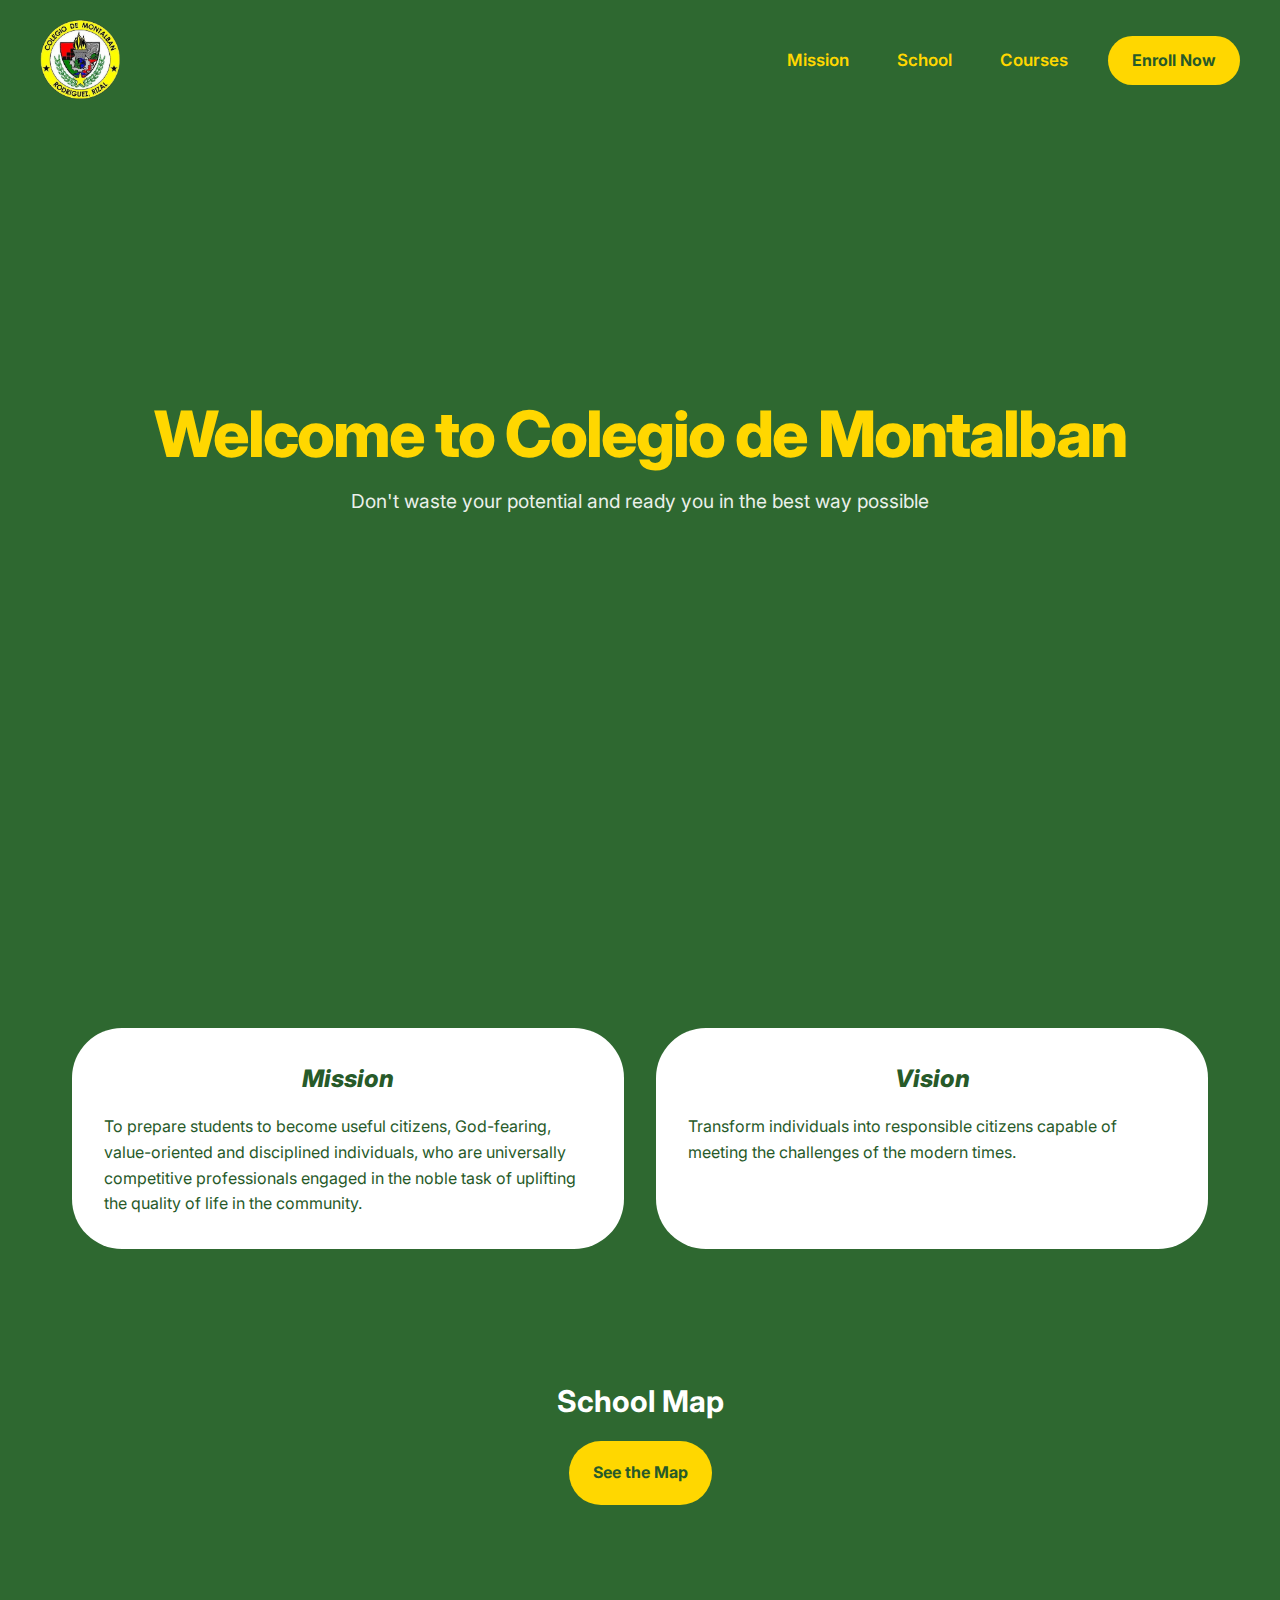
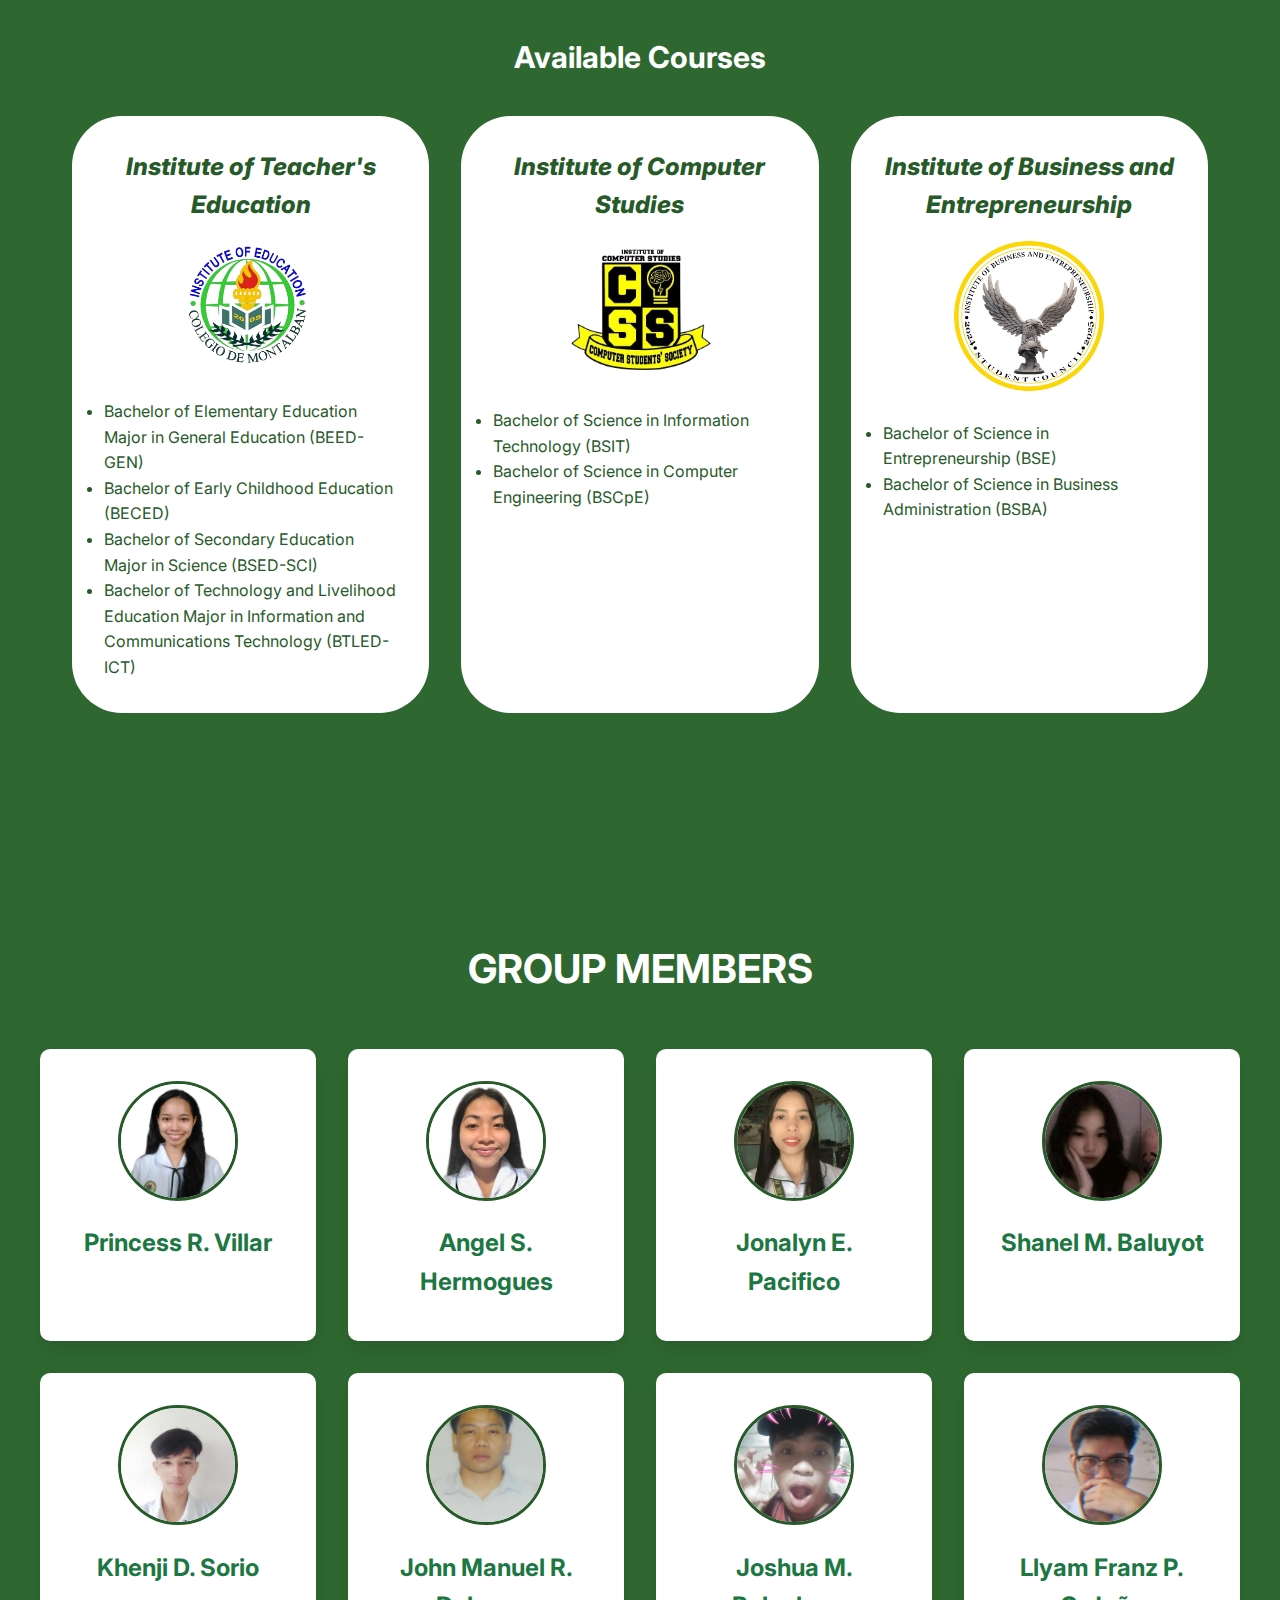
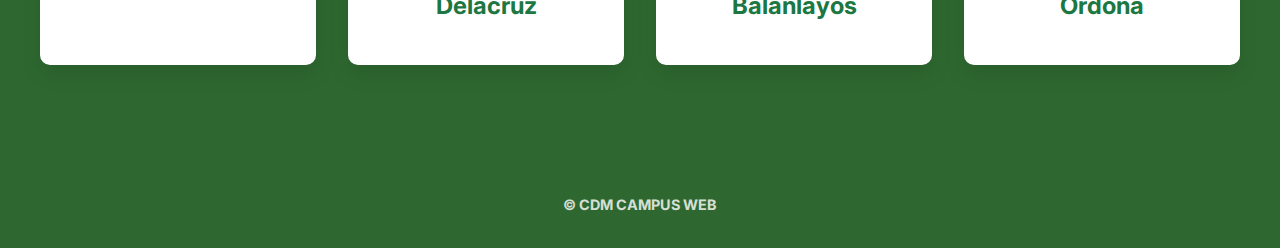
<file: index.html>
<!DOCTYPE html>
<html>
<head>
    <meta charset="UTF-8">
    <meta name="viewport" content="width=device-width, initial-scale=1.0">
    <link rel="icon" type="image/x-icon" href="./images/CDM Logo.png">
    <title>CDM - MOCK WEB</title>
    <link rel="stylesheet" href="style.css">
</head>
<body>
    <nav class="nav">
        <div class="nav-content">
            <div class="logo">
                <a href="index.html"><img src="./images/CDM Logo.png" width="80px"></a>
            </div>
            <div class="hamburger-menu">
                <div class="bar"></div>
                <div class="bar"></div>
                <div class="bar"></div>
            </div>
            <ul class="nav-links">
                <li><a href="#mission-vision" class="nav-link">Mission</a></li>
                <li><a href="#map" class="nav-link">School</a></li>
                <li><a href="#courses" class="nav-link">Courses</a></li>
                <li><a href="fill up.html" class="enroll-btn">Enroll Now</a></li>
            </ul>
        </div>
    </nav>

    <main class="main">
        <h1 class="main-title animate">Welcome to Colegio de Montalban</h1>
        <p class="main-subtitle animate">Don't waste your potential and ready you in the best way possible</p>
    </main>

    <section id="mission-vision" class="section">
       
        <div class="grid">
            <div class="card">
                <h1 class="card-title">Mission</h1>
                <p>To prepare students to become useful citizens, God-fearing, value-oriented and disciplined individuals, who are universally competitive professionals engaged in the noble task of uplifting the quality of life in the community.</p>
            </div>
            <div class="card">
                <h1 class="card-title">Vision</h1>
                <p>Transform individuals into responsible citizens capable of meeting the challenges of the modern times.</p>
            </div>
        </div>
    </section>

    <section id="map">
        <h1>School Map</h1>
        <a href="School map.pdf" target="_blank">See the Map</a>
    </section>

    <section id="courses" class="section">
        <h1 class="section-title">Available Courses</h1>

        <div class="grid">
            <div class="card">
                <h3 class="card-title">Institute of Teacher's Education</h3>
                <img src="./images/ITE Logo.png">
                <li>Bachelor of Elementary Education Major in General Education (BEED-GEN)</li>
                <li>Bachelor of Early Childhood Education (BECED)</li>
                <li>Bachelor of Secondary Education Major in Science (BSED-SCI)</li>
                <li>Bachelor of Technology and Livelihood Education Major in Information and Communications Technology (BTLED-ICT)</li>
            </div>
            <div class="card">
                <h3 class="card-title">Institute of Computer Studies</h3>
                <img src="./images/ICS Logo.png">
                <li>Bachelor of Science in Information Technology (BSIT)</li>
                <li>Bachelor of Science in Computer Engineering (BSCpE)</li>
            </div>
            <div class="card">
                <h3 class="card-title">Institute of Business and Entrepreneurship</h3>
                <img src="./images/IBE Logo.png">
                <li>Bachelor of Science in Entrepreneurship (BSE)</li>
                <li>Bachelor of Science in Business Administration (BSBA)</li>
            </div>
        </div>
    </section>

    <section id="team">
        <h2>GROUP MEMBERS</h2>
        <div class="team-container">
            <div class="team-member">
                <img src="./images/villar.jpg">
                <h3>Princess R. Villar</h3>
            </div>
            <div class="team-member">
                <img src="./images/hermogues.jpg">
                <h3>Angel S. Hermogues</h3>
            </div>
            <div class="team-member">
                <img src="./images/pacifico.jpg">
                <h3>Jonalyn E. Pacifico</h3>
            </div>
            <div class="team-member">
                <img src="./images/baluyot.jpg">
                <h3>Shanel M. Baluyot</h3>
            </div>
            <div class="team-member">
                <img src="./images/sorio.jpg">
                <h3>Khenji D. Sorio</h3>
            </div>
            <div class="team-member">
                <img src="./images/delacruz.jpg">
                <h3>John Manuel R. Delacruz</h3>
            </div>
            <div class="team-member">
                <img src="./images/balanlayos.jpg">
                <h3>Joshua M. Balanlayos</h3>
            </div>
            <div class="team-member">
                <img src="./images/ordoña.jpg">
                <h3>Llyam Franz P. Ordoña</h3>
            </div>
        </div>
    </section>

    <footer class="footer">
        <p class="footer-text">&copy; CDM CAMPUS WEB</p>
    </footer>
</body>
<script src="script.js"></script>
</html>
</file>
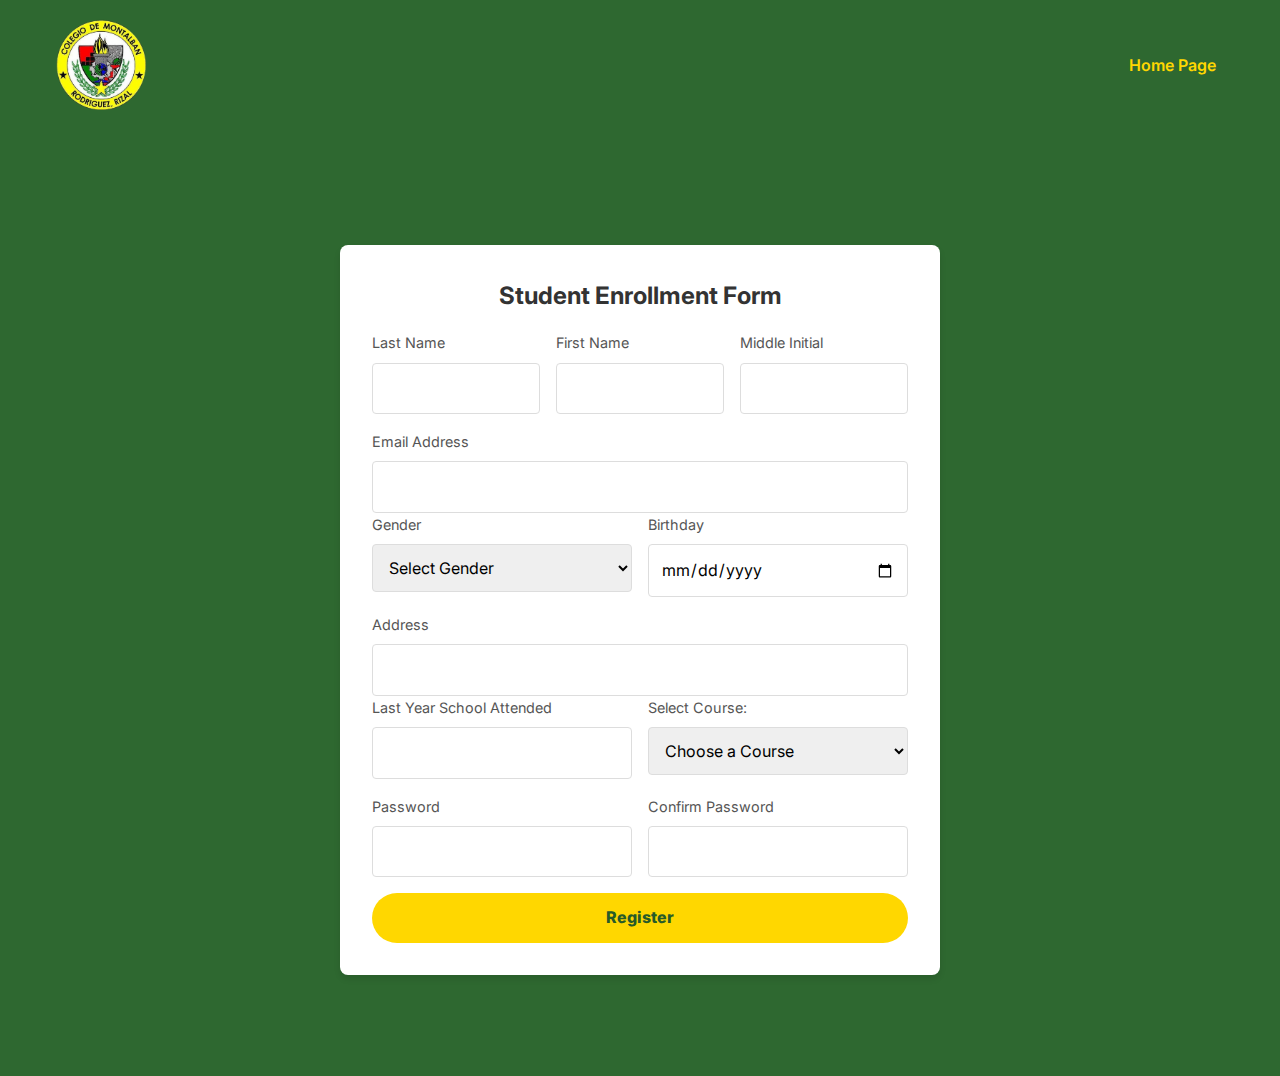
<file: fill up.html>
<!DOCTYPE html>
<html>
<head>
    <meta charset="UTF-8">
    <meta name="viewport" content="width=device-width, initial-scale=1.0">
    <link rel="icon" type="image/x-icon" href="./images/CDM Logo.png">
    <title>CDM - STUDENT REGISTRATION</title>
    <link rel="stylesheet" href="fill up.css">
</head>
<body>
    <nav class="nav">
        <div class="nav-content">
            <div class="logo">
                <a href="index.html"><img src="./images/CDM Logo.png" width="80px"></a>
            </div>
            <div class="hamburger-menu">
                <div class="bar"></div>
                <div class="bar"></div>
                <div class="bar"></div>
            </div>
            <ul class="nav-links">
                <li><a href="index.html" class="nav-link">Home Page</a></li>
            </ul>
        </div>
    </nav>

    <div class="registration-container">
        <h1>Student Enrollment Form</h1>
        <form onsubmit="submitLang(event)">
            <div class="form-row">
                <div class="form-group">
                    <label for="lastName">Last Name</label>
                    <input type="text" id="lastName" name="lastName" required>
                </div>
                <div class="form-group">
                    <label for="firstName">First Name</label>
                    <input type="text" id="firstName" name="firstName" required>
                </div>
                <div class="form-group">
                    <label for="middleInitial">Middle Initial</label>
                    <input type="text" id="middleInitial" name="middleInitial" maxlength="1">
                </div>
            </div>

            <div class="form-group">
                <label for="email">Email Address</label>
                <input type="email" id="email" name="email" required>
            </div>

            <div class="form-row">
                <div class="form-group">
                    <label for="gender">Gender</label>
                    <select id="gender" name="gender" required>
                        <option value="">Select Gender</option>
                        <option value="male">Male</option>
                        <option value="female">Female</option>
                    </select>
                </div>
                <div class="form-group">
                    <label for="birthday">Birthday</label>
                    <input type="date" id="birthday" name="birthday" required>
                </div>
            </div>

            <div class="form-group">
                <label for="address">Address</label>
                <input type="text" id="address" name="address" required>
            </div>

            <div class="form-row">
                <div class="form-group">
                    <label for="lastSchool">Last Year School Attended</label>
                    <input type="text" id="lastSchool" name="lastSchool" required>
                </div>
                <div class="form-group">
                    <label for="course">Select Course:</label>
                    <select id="course" name="course" required>
                        <option value="">Choose a Course</option>
                        <option value="beed-gen">Bachelor of Elementary Education Major in General Education</option>
                        <option value="beced">Bachelor of Early Childhood Education</option>
                        <option value="bsed-sci">Bachelor of Secondary Education Major in Science</option>
                        <option value="btled-ict">Bachelor of Technology and Livelihood Education Major in ICT</option>
                        <option value="bsit">Bachelor of Science in Information Technology</option>
                        <option value="bsed">Bachelor of Science in Computer Engineering</option>
                        <option value="bsba">Bachelor of Science in Entrepreneurship</option>
                        <option value="bsba">Bachelor of Science in Business Administration</option>
                    </select>
                </div>
            </div>

            <div class="form-row">
                <div class="form-group">
                    <label for="password">Password</label>
                    <input type="password" id="password" name="password" required>
                </div>
                <div class="form-group">
                    <label for="confirmPassword">Confirm Password</label>
                    <input type="password" id="confirmPassword" name="confirmPassword" required>
                </div>
            </div>
            <button type="submit" class="submit-btn">Register</button>
        </form>
    </div>
</body>
<script src="script.js"></script>
</html>
</file>
<file: style.css>
@import url('https://fonts.googleapis.com/css2?family=Inter:wght@400;500;600;700;800&display=swap');
* {
    margin: 0;
    padding: 0;
    box-sizing: border-box;
    scroll-behavior: smooth;
    font-family: 'Inter', sans-serif;
}

body {
    line-height: 1.6;
    color: #ffffff;
    background-color: #2e6830;
    -webkit-font-smoothing: antialiased;
    -moz-osx-font-smoothing: grayscale;
}

a {
    text-decoration: none;
    color: inherit;
}

ul {
    list-style: none;
}

button, input, select {
    font: inherit;
}

.nav {
    position: absolute;
    width: 100%;
    top: 0;
    z-index: 1000;
    padding: 14px;
    background-color: #2e6830;
}

.nav-content {
    max-width: 1200px;
    margin: 0 auto;
    display: flex;
    justify-content: space-between;
    align-items: center;
}

.nav-links {
    display: flex;
    gap: 2rem;
    align-items: center;
}

.nav-link {
    position: relative;
    padding: 0.5rem;
    color: gold;
    font-size: 17px;
    font-weight: 600;
    transition: opacity 0.3s;
}

.nav-link:hover {
    opacity: 0.8;
}

.nav-link::after {
    content: '';
    position: absolute;
    width: 0;
    height: 2px;
    bottom: 0;
    left: 0;
    background-color: yellow;
    transition: width 0.3s;
}

.nav-link:hover::after {
    width: 100%;
}

.logo img {
    margin-top: 0.3rem;
}

.enroll-btn {
    background-color: gold;
    color: #275a29;
    padding: 0.75rem 1.5rem;
    border-radius: 50px;
    font-weight: 700;
    transition: all 0.3s ease-in-out;
    display: inline-block;
    text-align: center;
}

.enroll-btn:hover, #map a:hover {
    background-color: yellow;
}

.hamburger-menu {
    display: none;
    flex-direction: column;
    cursor: pointer;
    z-index: 1001;
}

.bar {
    width: 25px;
    height: 3px;
    background-color: gold;
    margin: 3px 0;
    transition: 0.4s;
}

#map {
    text-align: center;
}

#map h1 {
    font-size: 30px;
    margin-bottom: 1rem;
}

#map a {
    background-color: gold;
    color: #275a29;
    padding: 1.2rem 1.5rem;
    border-radius: 50px;
    font-weight: 700;
    transition: all 0.3s ease-in-out;
    display: inline-block;
    text-align: center;
}

.section {
    padding: 6rem 2rem;
    color: #275a29;
    margin: 2rem auto;
    max-width: 1200px;
}

.section-title {
    color: white;
    font-size: 30px;
    text-align: center;
    margin-bottom: 35px;
}

/* Main Section */
.main {
    height: 100vh;
    display: flex;
    flex-direction: column;
    justify-content: center;
    align-items: center;
    text-align: center;
    padding: 2rem;
}

.main-title {
    font-size: 4rem; /* Default size for larger screens */
    font-weight: 800;
    letter-spacing: -2px;
    color: gold;
    text-align: center;
}

.main-subtitle {
    font-size: 1.2rem;
    opacity: 0.9;
    text-align: center;
}

.main img {
    max-width: 100%; /* Makes the image responsive */
    height: auto;
    border-radius: 10px;
    margin-top: 1rem;
}

/* Grid Layouts */
.grid {
    display: grid;
    grid-template-columns: repeat(auto-fit, minmax(300px, 1fr));
    gap: 2rem;
}

.card {
    background-color: white;
    box-shadow: rgba(0, 0, 0, 0.1);
    padding: 2rem;
    border-radius: 50px;
    transition: transform 0.3s;
}

.card p {
    font-size: 16px;
}

.card li {
    font-size: 16px;
}

.card img {
    width: 150px;
    display: block; /* Make it a block element */
    margin-left: auto;
    margin-bottom: 30px;
    margin-right: auto; /* Centers horizontally */
}

.card:hover {
    transform: translateY(-5px);
}

.card-title {
    font-size: 1.5rem;
    font-weight: 800;
    text-align: center;
    font-style: italic;
    margin-bottom: 1rem;
}

#team {
    padding: 6rem 2rem;
    text-align: center;
}

#team h2 {
    font-size: 2.5rem;
    margin-bottom: 3rem;
    color: white;
}

.team-container {
    display: grid;
    grid-template-columns: repeat(auto-fit, minmax(250px, 1fr));
    gap: 2rem;
    max-width: 1200px;
    margin: 0 auto;
}

.team-member {
    background-color: white;
    border-radius: 10px;
    box-shadow: 0 10px 20px rgba(0, 0, 0, 0.1);
    padding: 2rem;
    transition: transform 0.3s ease, box-shadow 0.3s ease;
    text-align: center;
}

.team-member:hover {
    transform: translateY(-5px);
    box-shadow: 0 15px 30px rgba(0, 0, 0, 0.2);
}

.team-member img {
    width: 120px;
    height: 120px;
    border-radius: 50%;
    margin-bottom: 1rem;
    object-fit: cover;
    border: 3px solid #275a29;
}

.team-member h3 {
    font-size: 1.5rem;
    margin-bottom: 0.5rem;
    color: #1c7743;
}

.team-member p {
    font-size: 1rem;
    margin-bottom: 0.5rem;
    color: #555;
}


/* Footer */
.footer {
    text-align: center;
    padding: 2rem;
}

.footer-text {
    opacity: 0.8;
    font-weight: bold;
    font-size: 0.9rem;
}

/* Animations */
@keyframes fadeIn {
    from { opacity: 0; transform: translateY(20px); }
    to { opacity: 1; transform: translateY(0); }
}

.animate {
    animation: fadeIn 1s ease-out;
}

/* Responsive Design */
@media screen and (max-width: 1024px) {
    .main-title {
        font-size: 3rem; /* Slightly smaller for tablets and small laptops */
    }
    .main-subtitle {
        font-size: 1rem;
    }

    .nav-content {
        padding: 0 2rem;
    }
    
    .nav-link {
        font-size: 15px;
    }
}

@media screen and (max-width: 768px) {
    .main-title {
        font-size: 3rem; /* Adjust font size for mobile devices */
    }
    
    .main-subtitle {
        font-size: 1rem;
    }

    .main img {
        width: 80%; /* Reduce image size on smaller devices */
        margin: 1rem auto;
    }
    
    .nav-links {
        position: fixed;
        right: -100%;
        top: 0;
        flex-direction: column;
        background-color: #2e6830;
        width: 100%;
        height: 100vh;
        justify-content: center;
        align-items: center;
        transition: 0.3s;
        z-index: 1000;
    }

    .nav-links.active {
        right: 0;
    }

    .nav-links li {
        margin: 20px 0;
    }

    .hamburger-menu {
        display: flex;
        margin-right: 2rem;
    }

    .logo img {
        margin-left: 15px;
    }

    .hamburger-menu.active .bar:nth-child(1) {
        transform: rotate(-45deg) translate(-5px, 6px);
    }

    .hamburger-menu.active .bar:nth-child(2) {
        opacity: 0;
    }

    .hamburger-menu.active .bar:nth-child(3) {
        transform: rotate(45deg) translate(-5px, -6px);
    }
}
</file>
<file: fill up.css>
@import url('https://fonts.googleapis.com/css2?family=Inter:wght@400;500;600;700;800&display=swap');
* {
    margin: 0;
    padding: 0;
    box-sizing: border-box;
    scroll-behavior: smooth;
    font-family: 'Inter', sans-serif;
}

body {
    line-height: 1.6;
    color: #ffffff;
    background-color: #2e6830;
    -webkit-font-smoothing: antialiased;
    -moz-osx-font-smoothing: grayscale;
    display: flex;
    justify-content: center;
    align-items: center;
    min-height: 100vh;
    margin: 10rem 0 1rem 0;
}

a {
    text-decoration: none;
    color: inherit;
}

ul {
    list-style: none;
}

button, input, select {
    font: inherit;
}

.nav {
    position: absolute;
    width: 100%;
    top: 0;
    z-index: 1000;
    padding: 14px;
}

.nav-content {
    max-width: 1200px;
    margin: 0 auto;
    display: flex;
    justify-content: space-between;
    align-items: center;
    padding: 0 1rem;
}

.nav-links {
    display: flex;
    gap: 2rem;
    align-items: center;
}

.nav-link {
    position: relative;
    padding: 0.5rem;
    color: gold;
    font-size: 1rem;
    font-weight: 600;
    transition: opacity 0.3s;
}

.nav-link:hover {
    opacity: 0.8;
}

.nav-link::after {
    content: '';
    position: absolute;
    width: 0;
    height: 2px;
    bottom: 0;
    left: 0;
    background-color: yellow;
    transition: width 0.3s;
}

.nav-link:hover::after {
    width: 100%;
}

.logo img {
    margin-top: 0.3rem;
    width: 90px;
    max-width: 100%;
}

.enroll-btn {
    background-color: gold;
    color: #275a29;
    padding: 0.75rem 1.5rem;
    border-radius: 50px;
    font-weight: 700;
    transition: all 0.3s ease-in-out;
    display: inline-block;
    text-align: center;
}

.enroll-btn:hover {
    background-color: yellow;
}

.hamburger-menu {
    display: none;
    flex-direction: column;
    cursor: pointer;
    z-index: 1001;
}

.bar {
    width: 25px;
    height: 3px;
    background-color: gold;
    margin: 3px 0;
    transition: 0.4s;
}

.registration-container {
    background-color: white;
    border-radius: 8px;
    box-shadow: 0 4px 6px rgba(0, 0, 0, 0.1);
    width: 100%;
    max-width: 600px;
    padding: 2rem;
}

.registration-container h1 {
    text-align: center;
    margin-bottom: 1rem;
    color: #333;
    font-size: 1.5rem;
}

.form-row {
    display: flex;
    gap: 1rem;
    margin-bottom: 1rem;
    flex-wrap: wrap;
}

.form-group {
    flex: 1;
    min-width: 150px;
}

.form-group label {
    display: block;
    margin-bottom: 0.5rem;
    color: #555;
    font-size: 0.9rem;
}

.form-group input,
.form-group select {
    width: 100%;
    padding: 0.75rem;
    border: 1px solid #ddd;
    border-radius: 4px;
    font-size: 1rem;
}

.submit-btn {
    width: 100%;
    padding: 0.75rem;
    background-color: gold;
    color: #275a29;
    font-weight: 800;
    border: none;
    border-radius: 50px;
    font-size: 1rem;
    cursor: pointer;
    transition: background-color 0.3s ease;
}

.submit-btn:hover {
    background-color: yellow;
}

/* Responsive Design */
@media screen and (max-width: 1024px) {
    .nav-links {
        flex-wrap: wrap;
        gap: 1rem;
    }

    .logo img {
        width: 100px;
    }

    .registration-container {
        padding: 1.5rem;
    }
}

@media screen and (max-width: 768px) {
    .nav-links {
        position: absolute;
        right: -100%;
        top: 0;
        flex-direction: column;
        background-color: #2e6830;
        width: 100%;
        height: 100vh;
        justify-content: center;
        align-items: center;
        transition: 0.3s;
        z-index: 1000;
    }

    .nav-links.active {
        right: 0;
    }

    .nav-links li {
        margin: 20px 0;
    }

    .hamburger-menu {
        display: flex;
    }

    .hamburger-menu.active .bar:nth-child(1) {
        transform: rotate(-45deg) translate(-5px, 6px);
    }

    .hamburger-menu.active .bar:nth-child(2) {
        opacity: 0;
    }

    .hamburger-menu.active .bar:nth-child(3) {
        transform: rotate(45deg) translate(-5px, -6px);
    }

    .registration-container {
        width: 90%;
    }
}

@media screen and (max-width: 480px) {
    .nav-link {
        font-size: 0.9rem;
    }

    .enroll-btn {
        padding: 0.5rem 1rem;
    }

    .form-group label {
        font-size: 0.8rem;
    }

    .submit-btn {
        font-size: 0.9rem;
    }
}
</file>
